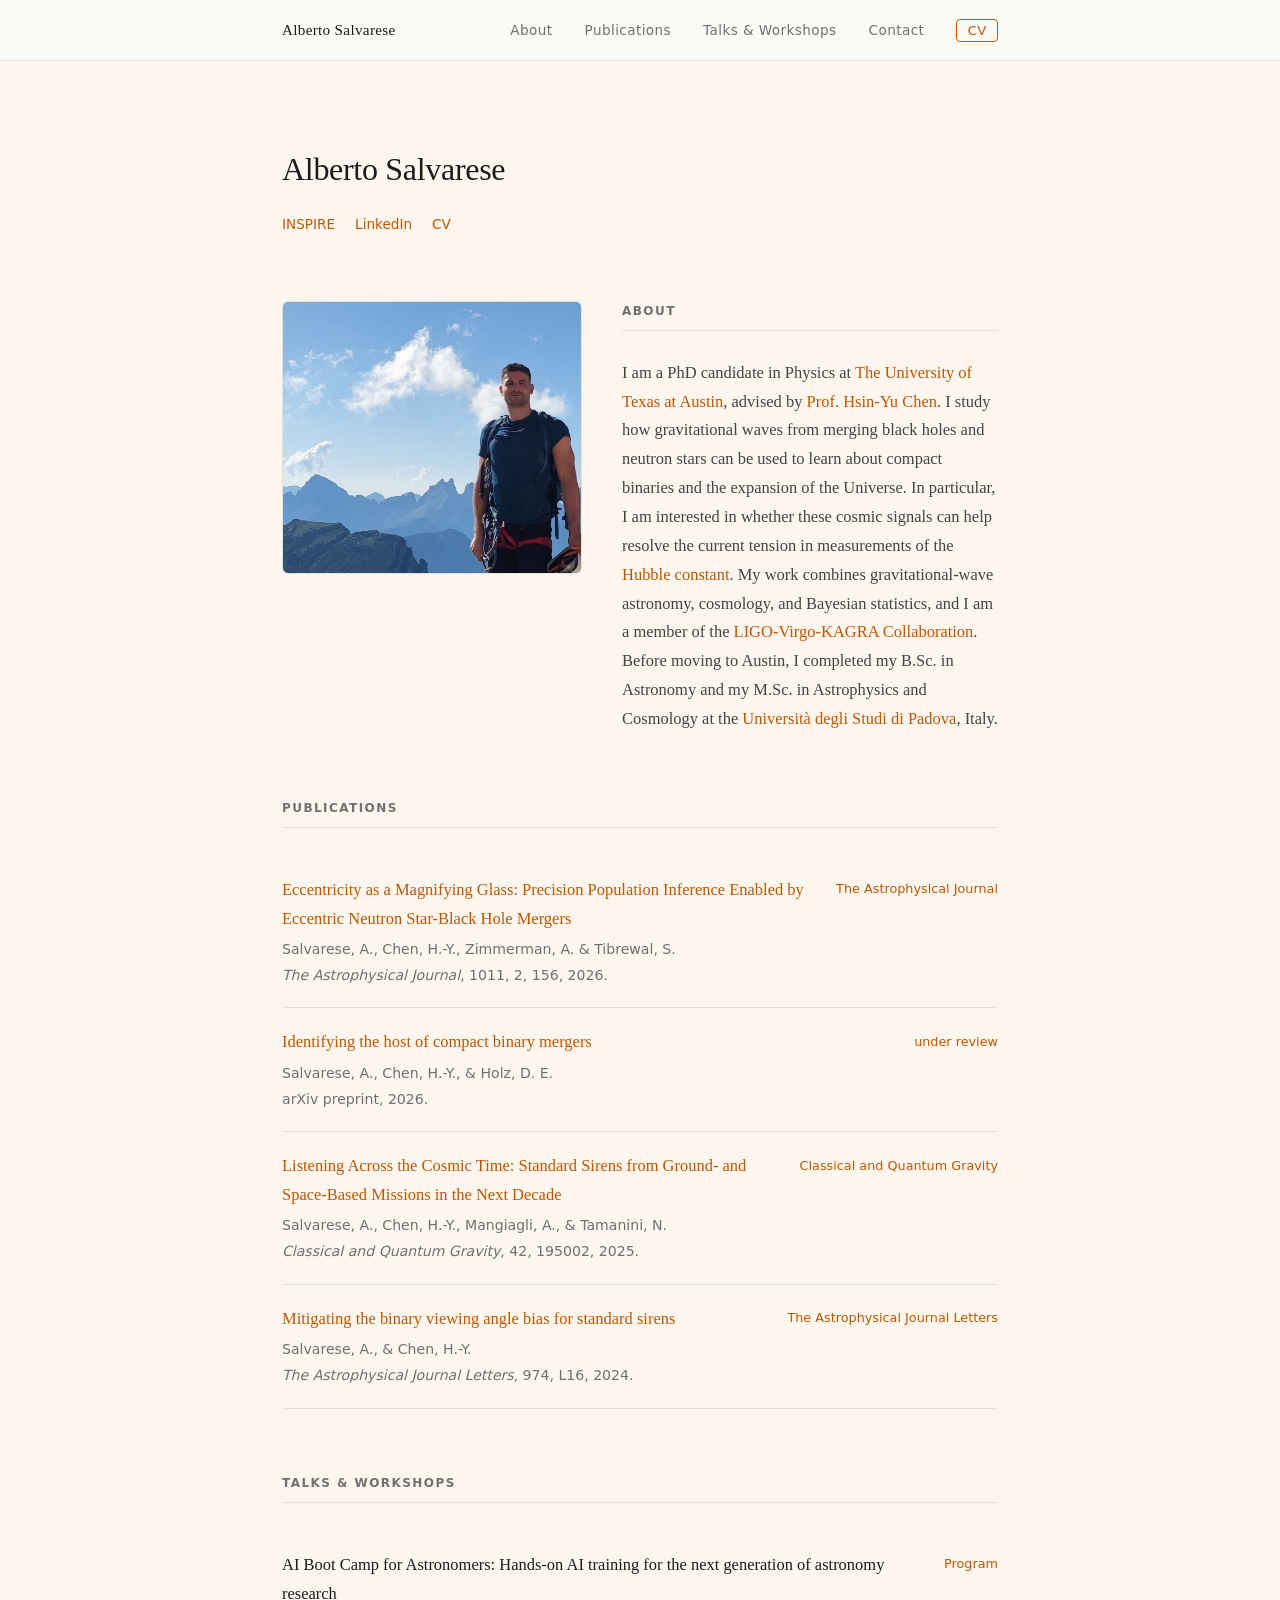
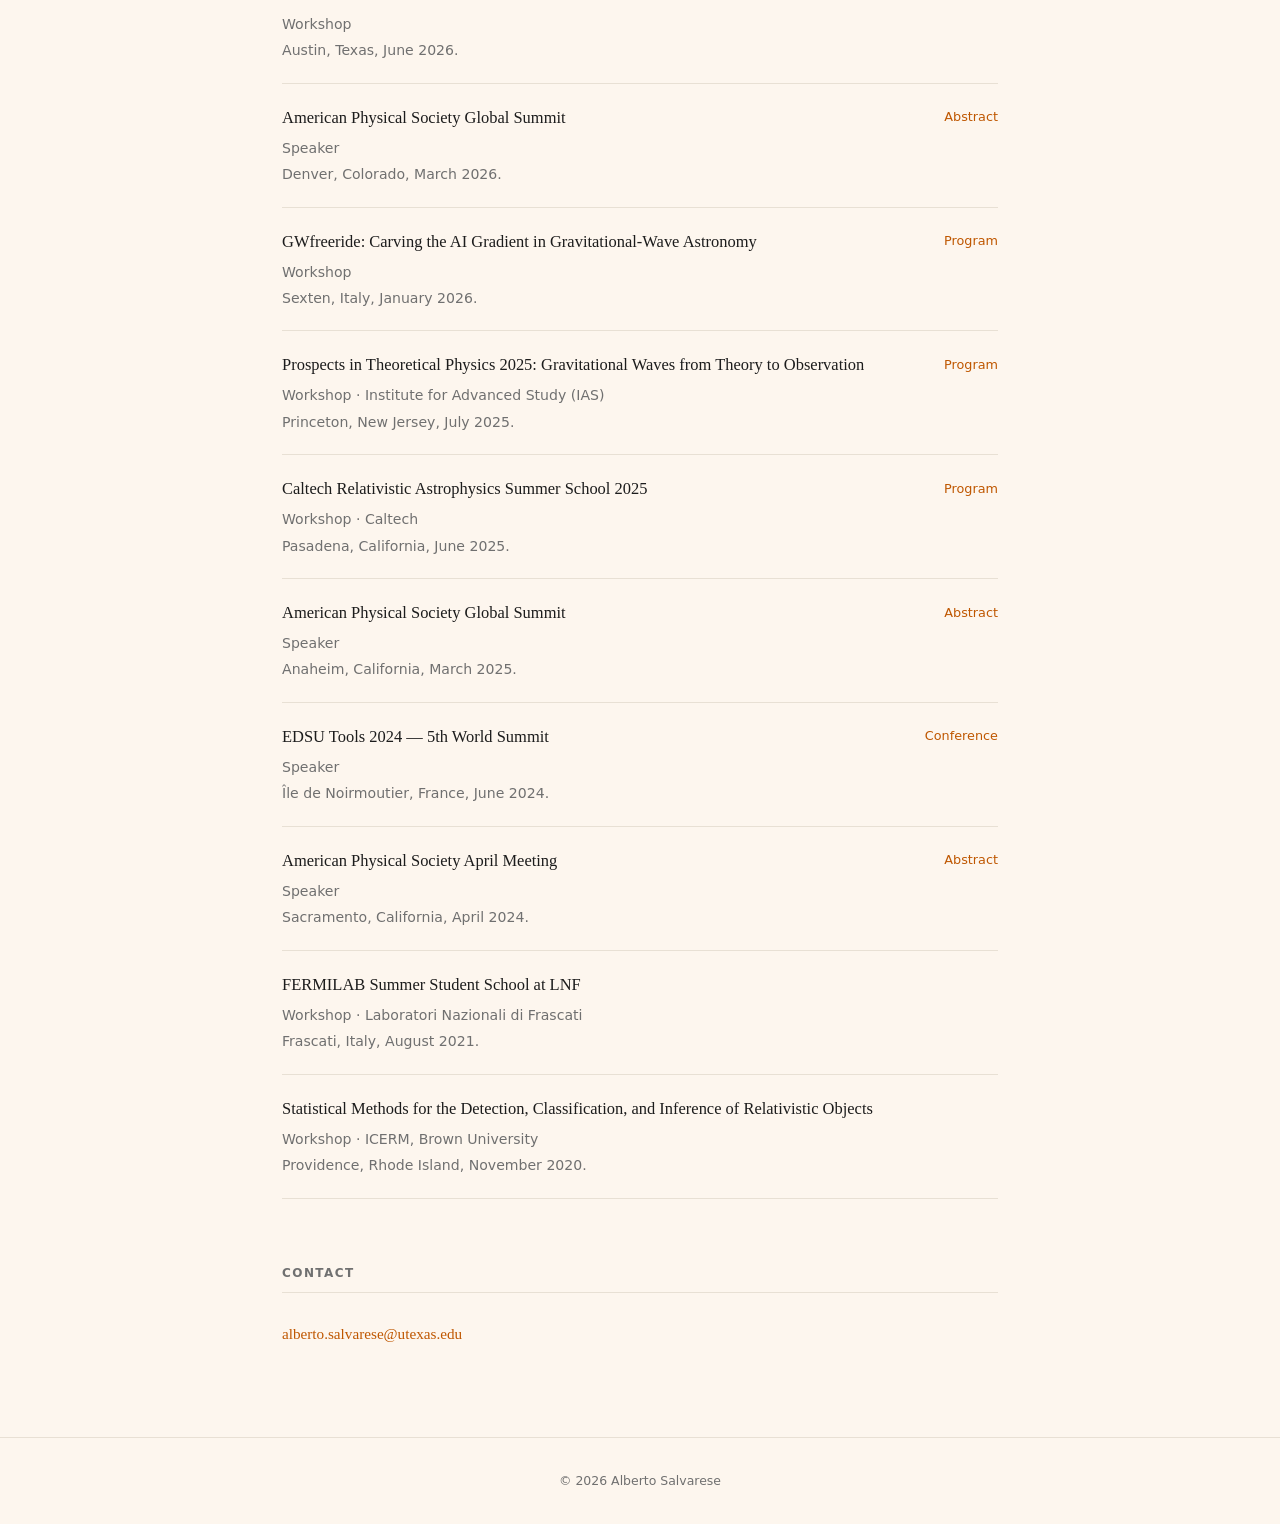
<file: index.html>
<!DOCTYPE html>
<html lang="en">
<head>
  <meta charset="UTF-8" />
  <meta name="viewport" content="width=device-width, initial-scale=1.0" />
  <title>Alberto Salvarese</title>
  <link rel="stylesheet" href="style.css" />
</head>
<body>

  <header>
    <nav>
      <span class="nav-name">Alberto Salvarese</span>
      <ul>
        <li><a href="#about">About</a></li>
        <li><a href="#publications">Publications</a></li>
        <li><a href="#workshops">Talks & Workshops</a></li>
        <li><a href="#contact">Contact</a></li>
        <li><a class="nav-cv" href="cv.html">CV</a></li>
      </ul>
    </nav>
  </header>

  <section class="hero">
    <div class="hero-text">
      <h1>Alberto Salvarese</h1>
      <p class="affiliation"><!-- e.g. PhD Candidate · Department of Astronomy · The University of Texas at Austin --></p>
      <div class="hero-links">
        <a href="https://inspirehep.net/authors/2799282?ui-citation-summary=true" target="_blank">INSPIRE</a>
        <a href="https://www.linkedin.com/in/alberto-salvarese-246978221/" target="_blank">LinkedIn</a>
        <a href="cv.html">CV</a>
        <!-- Update the INSPIRE link with your personal author ID once confirmed -->
      </div>
    </div>
  </section>

  <main>

    <section id="about">
      <div class="about-content">
      <div class="about-photo">
        <img src="mountain_pic.jpg" alt="hiking_in_Pelmo" width="1062" height="967" />
      </div>
      <div class="about-text">
        <h2>About</h2>
        <p>I am a PhD candidate in Physics at <a href="https://physics.utexas.edu/" target="_blank">The University of Texas at Austin</a>, advised by <a href="https://hsinyuc.github.io/" target="_blank">Prof. Hsin-Yu Chen</a>. I study how gravitational waves from merging black holes and neutron stars can be used to learn about compact binaries and the expansion of the Universe. In particular, I am interested in whether these cosmic signals can help resolve the current tension in measurements of the <a href="https://science.nasa.gov/mission/hubble/science/science-behind-the-discoveries/hubble-constant-and-tension/" target="_blank">Hubble constant</a>. My work combines gravitational-wave astronomy, cosmology, and Bayesian statistics, and I am a member of the <a href="https://www.ligo.org/" target="_blank">LIGO-Virgo-KAGRA Collaboration</a>. Before moving to Austin, I completed my B.Sc. in Astronomy and my M.Sc. in Astrophysics and Cosmology at the <a href="https://www.unipd.it/en/dfa" target="_blank">Università degli Studi di Padova</a>, Italy.</p>
      </div>
      </div>
    </section>

    <section id="publications">
      <h2>Publications</h2>
      <ul class="pub-list">

        <li>
          <div class="pub-body">
            <p class="pub-title"><a href="papers/eccentric-mergers.html">Eccentricity as a Magnifying Glass: Precision Population Inference Enabled by Eccentric Neutron Star-Black Hole Mergers</a></p>
            <p class="pub-authors">Salvarese, A., Chen, H.-Y., Zimmerman, A. &amp; Tibrewal, S.</p>
            <p class="pub-venue"><em>The Astrophysical Journal</em>, 1011, 2, 156, 2026.</p>
          </div>
          <div class="pub-links">
            <a href="https://iopscience.iop.org/article/10.3847/1538-4357/aeab8b" target="_blank">The Astrophysical Journal</a>
          </div>
        </li>

        <li>
          <div class="pub-body">
            <p class="pub-title"><a href="papers/merger-host-galaxies.html">Identifying the host of compact binary mergers</a></p>
            <p class="pub-authors">Salvarese, A., Chen, H.-Y., &amp; Holz, D. E.</p>
            <p class="pub-venue">arXiv preprint, 2026.</p>
          </div>
          <div class="pub-links">
            <a href="https://arxiv.org/abs/2604.28132" target="_blank">under review</a>
          </div>
        </li>

        <li>
          <div class="pub-body">
            <p class="pub-title"><a href="papers/standard-sirens.html">Listening Across the Cosmic Time: Standard Sirens from Ground- and Space-Based Missions in the Next Decade</a></p>
            <p class="pub-authors">Salvarese, A., Chen, H.-Y., Mangiagli, A., &amp; Tamanini, N.</p>
            <p class="pub-venue"><em>Classical and Quantum Gravity</em>, 42, 195002, 2025.</p>
          </div>
          <div class="pub-links">
            <a href="https://doi.org/10.1088/1361-6382/ae05ab" target="_blank">Classical and Quantum Gravity</a>
          </div>
        </li>

        <li>
          <div class="pub-body">
            <p class="pub-title"><a href="papers/viewing-angle-bias.html">Mitigating the binary viewing angle bias for standard sirens</a></p>
            <p class="pub-authors">Salvarese, A., &amp; Chen, H.-Y.</p>
            <p class="pub-venue"><em>The Astrophysical Journal Letters</em>, 974, L16, 2024.</p>
          </div>
          <div class="pub-links">
            <a href="https://doi.org/10.3847/2041-8213/ad7bbc" target="_blank">The Astrophysical Journal Letters</a>
          </div>
        </li>

      </ul>
    </section>

    <section id="workshops">
      <h2>Talks &amp; Workshops</h2>
      <ul class="pub-list">

        <li>
          <div class="pub-body">
            <p class="pub-title">AI Boot Camp for Astronomers: Hands-on AI training for the next generation of astronomy research</p>
            <p class="pub-authors">Workshop</p>
            <p class="pub-venue">Austin, Texas, June 2026.</p>
          </div>
          <div class="pub-links">
            <a href="https://cosmicai.org/astroai-boot-camp" target="_blank">Program</a>
          </div>
        </li>

        <li>
          <div class="pub-body">
            <p class="pub-title">American Physical Society Global Summit</p>
            <p class="pub-authors">Speaker</p>
            <p class="pub-venue">Denver, Colorado, March 2026.</p>
          </div>
          <div class="pub-links">
            <a href="https://summit.aps.org/smt/2026/events/APR-R85" target="_blank">Abstract</a>
          </div>
        </li>

        <li>
          <div class="pub-body">
            <p class="pub-title">GWfreeride: Carving the AI Gradient in Gravitational-Wave Astronomy</p>
            <p class="pub-authors">Workshop</p>
            <p class="pub-venue">Sexten, Italy, January 2026.</p>
          </div>
          <div class="pub-links">
            <a href="https://sites.google.com/unimib.it/gwfreeride/" target="_blank">Program</a>
          </div>
        </li>

        <li>
          <div class="pub-body">
            <p class="pub-title">Prospects in Theoretical Physics 2025: Gravitational Waves from Theory to Observation</p>
            <p class="pub-authors">Workshop · Institute for Advanced Study (IAS)</p>
            <p class="pub-venue">Princeton, New Jersey, July 2025.</p>
          </div>
          <div class="pub-links">
            <a href="https://www.ias.edu/pitp-2025-details" target="_blank">Program</a>
          </div>
        </li>

        <li>
          <div class="pub-body">
            <p class="pub-title">Caltech Relativistic Astrophysics Summer School 2025</p>
            <p class="pub-authors">Workshop · Caltech</p>
            <p class="pub-venue">Pasadena, California, June 2025.</p>
          </div>
          <div class="pub-links">
            <a href="https://relastro-school-2025.caltech.edu/" target="_blank">Program</a>
          </div>
        </li>

        <li>
          <div class="pub-body">
            <p class="pub-title">American Physical Society Global Summit</p>
            <p class="pub-authors">Speaker</p>
            <p class="pub-venue">Anaheim, California, March 2025.</p>
          </div>
          <div class="pub-links">
            <a href="https://meetings-archive.aps.org/smt/2025/apr-d20/1/" target="_blank">Abstract</a>
          </div>
        </li>

        <li>
          <div class="pub-body">
            <p class="pub-title">EDSU Tools 2024 — 5th World Summit</p>
            <p class="pub-authors">Speaker</p>
            <p class="pub-venue">Île de Noirmoutier, France, June 2024.</p>
          </div>
          <div class="pub-links">
            <a href="https://indico.cern.ch/event/1267450/overview" target="_blank">Conference</a>
          </div>
        </li>

        <li>
          <div class="pub-body">
            <p class="pub-title">American Physical Society April Meeting</p>
            <p class="pub-authors">Speaker</p>
            <p class="pub-venue">Sacramento, California, April 2024.</p>
          </div>
          <div class="pub-links">
            <a href="https://meetings.aps.org/Meeting/APR24/Session/S13.1" target="_blank">Abstract</a>
          </div>
        </li>

        <li>
          <div class="pub-body">
            <p class="pub-title">FERMILAB Summer Student School at LNF</p>
            <p class="pub-authors">Workshop · Laboratori Nazionali di Frascati</p>
            <p class="pub-venue">Frascati, Italy, August 2021.</p>
          </div>
        </li>

        <li>
          <div class="pub-body">
            <p class="pub-title">Statistical Methods for the Detection, Classification, and Inference of Relativistic Objects</p>
            <p class="pub-authors">Workshop · ICERM, Brown University</p>
            <p class="pub-venue">Providence, Rhode Island, November 2020.</p>
          </div>
        </li>

      </ul>
    </section>

    <section id="contact">
      <h2>Contact</h2>
      <p><a href="mailto:alberto.salvarese@utexas.edu">alberto.salvarese@utexas.edu</a></p>
    </section>

  </main>

  <footer>
    <p>&copy; 2026 Alberto Salvarese</p>
  </footer>

</body>
</html>
</file>
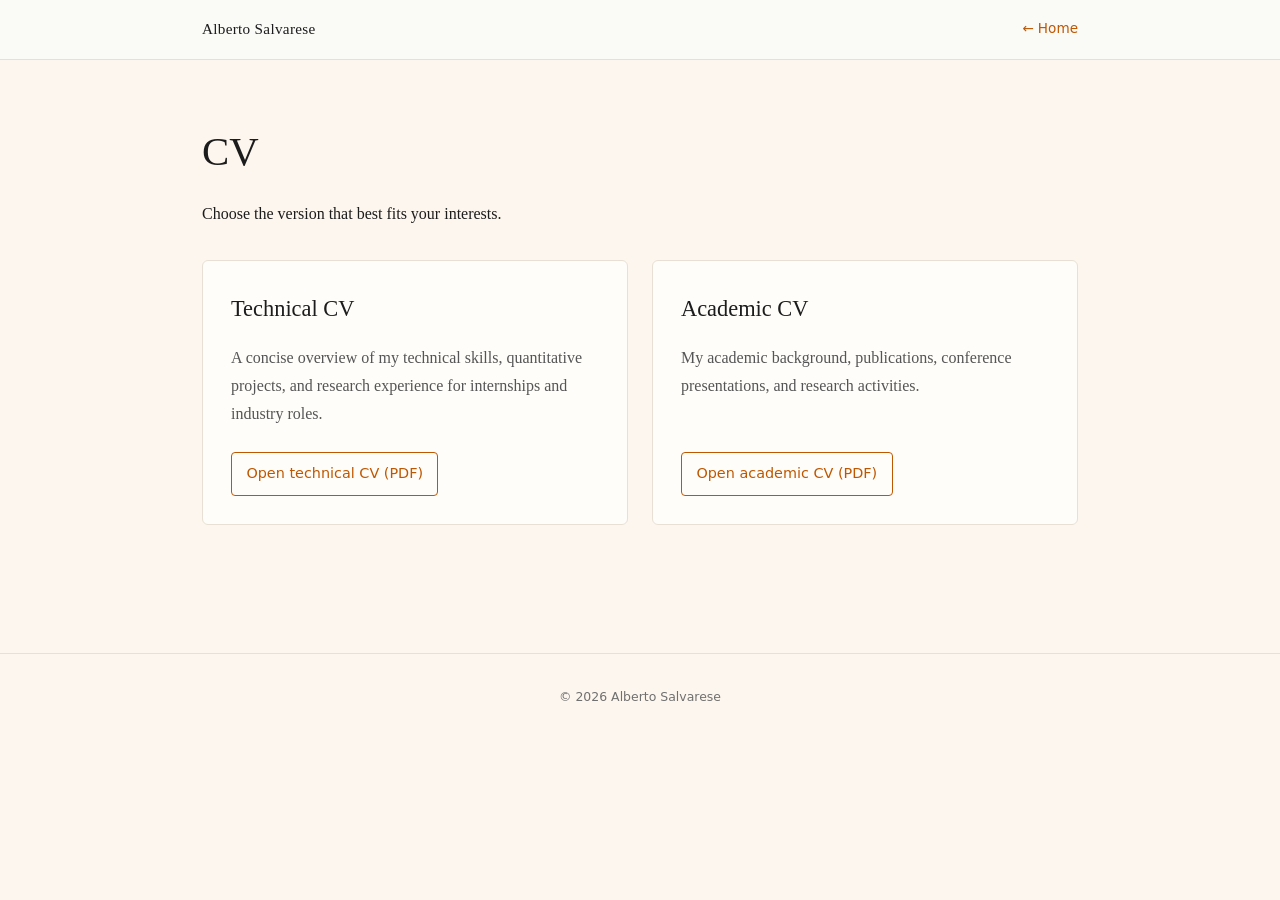
<file: cv.html>
<!DOCTYPE html>
<html lang="en">
<head>
  <meta charset="UTF-8">
  <meta name="viewport" content="width=device-width, initial-scale=1">
  <meta name="description" content="Download Alberto Salvarese’s technical or academic CV.">
  <title>CV | Alberto Salvarese</title>
  <link rel="stylesheet" href="style.css">
  <link rel="stylesheet" href="papers.css">
  <style>
    .cv-options { display: grid; grid-template-columns: repeat(2, minmax(0, 1fr)); gap: 1.5rem; margin: 2rem 0 3rem; }
    .cv-option { display: flex; flex-direction: column; padding: 1.75rem; border: 1px solid var(--border); border-radius: 6px; background: var(--surface); }
    .cv-option h2 { font-family: Georgia, serif; font-size: 1.4rem; font-weight: normal; text-transform: none; letter-spacing: normal; color: var(--text); border: 0; padding: 0; }
    .cv-option p { color: #555; margin-bottom: 1.5rem; }
    .cv-option a { align-self: flex-start; margin-top: auto; padding: .5rem .9rem; border: 1px solid var(--accent); border-radius: 4px; font-family: system-ui, sans-serif; font-size: .9rem; }
    .cv-option a:hover { background: var(--accent); color: white; text-decoration: none; }
    @media (max-width: 600px) { .cv-options { grid-template-columns: 1fr; } }
  </style>
</head>
<body class="paper-page">
  <a class="skip-link" href="#main">Skip to main content</a>
  <header><nav aria-label="Primary navigation"><a class="nav-name" href="index.html">Alberto Salvarese</a><a class="back-link" href="index.html">&larr; Home</a></nav></header>
  <main id="main">
    <div class="paper-heading"><h1>CV</h1><p>Choose the version that best fits your interests.</p></div>
    <div class="cv-options">
      <article class="cv-option"><h2>Technical CV</h2><p>A concise overview of my technical skills, quantitative projects, and research experience for internships and industry roles.</p><a href="resume.pdf" target="_blank" rel="noopener">Open technical CV (PDF)</a></article>
      <article class="cv-option"><h2>Academic CV</h2><p>My academic background, publications, conference presentations, and research activities.</p><a href="cv.pdf" target="_blank" rel="noopener">Open academic CV (PDF)</a></article>
    </div>
  </main>
  <footer><p>&copy; 2026 Alberto Salvarese</p></footer>
</body>
</html>
</file>
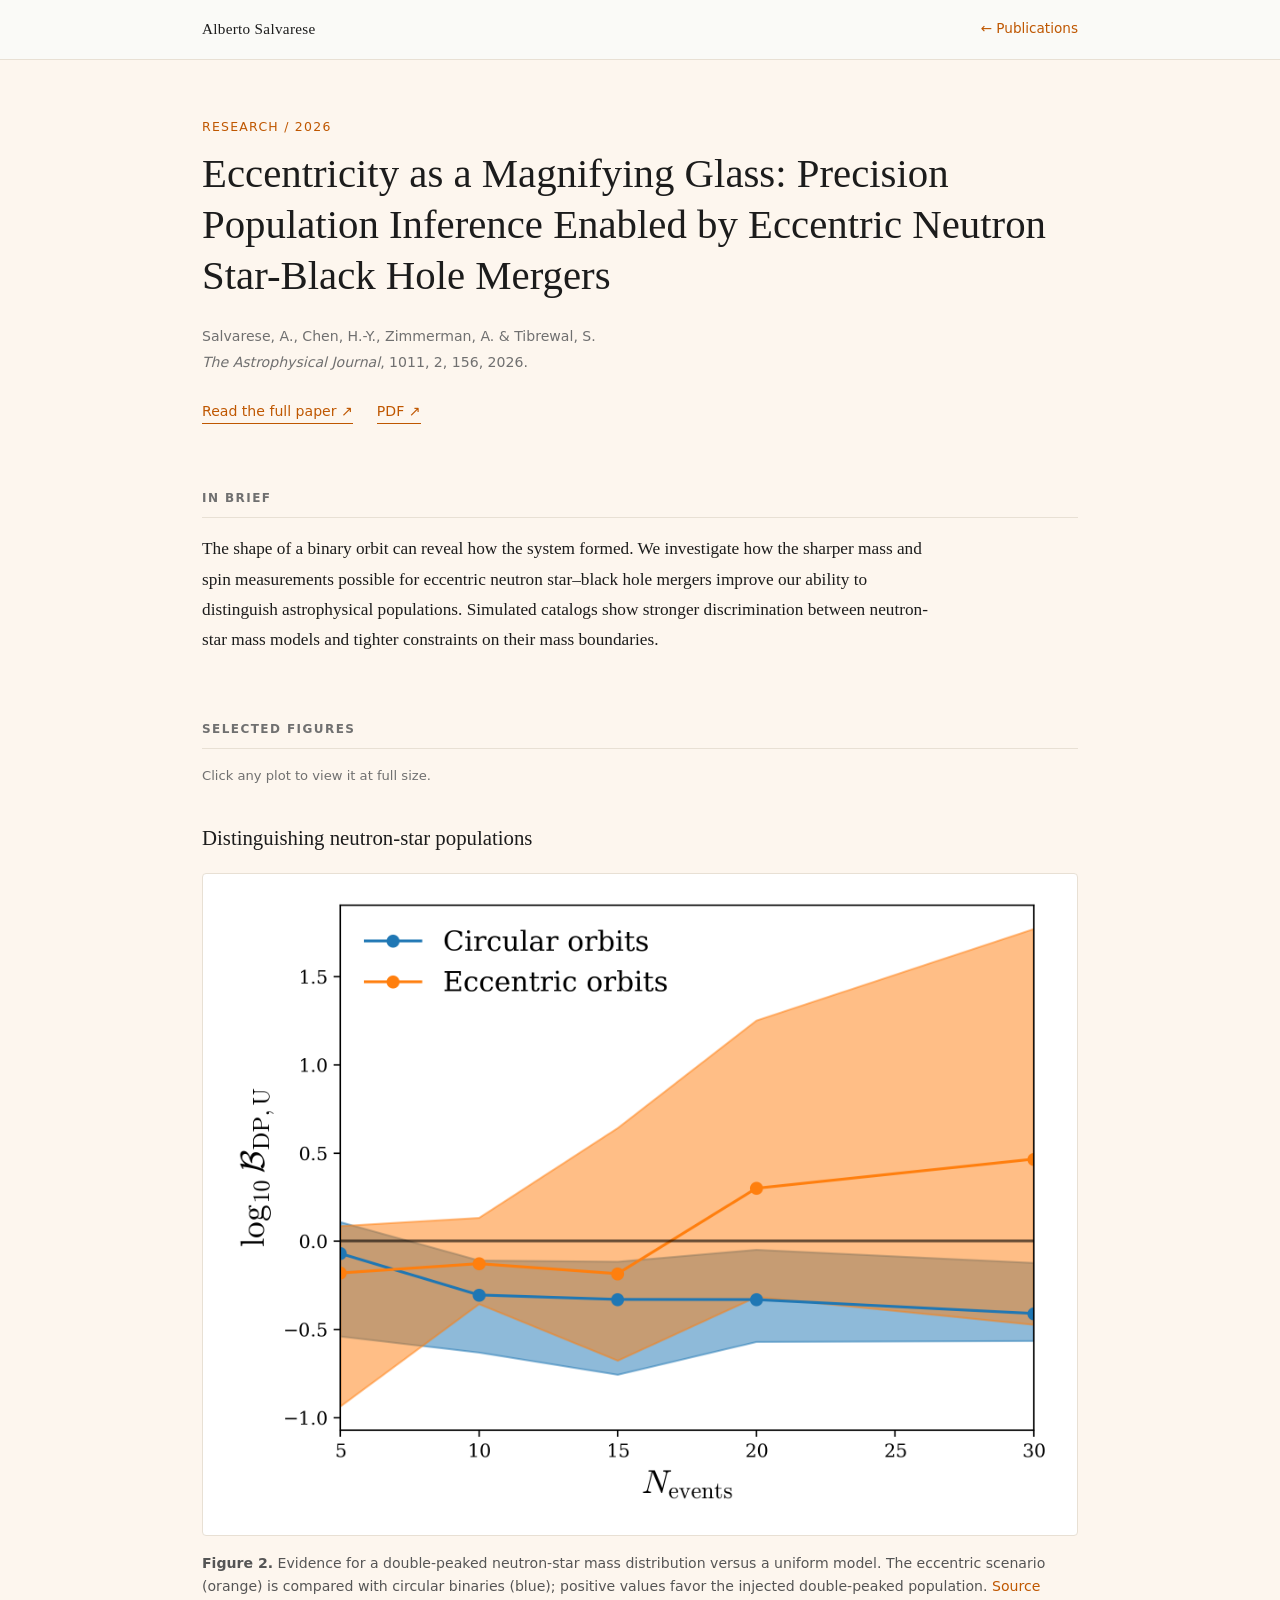
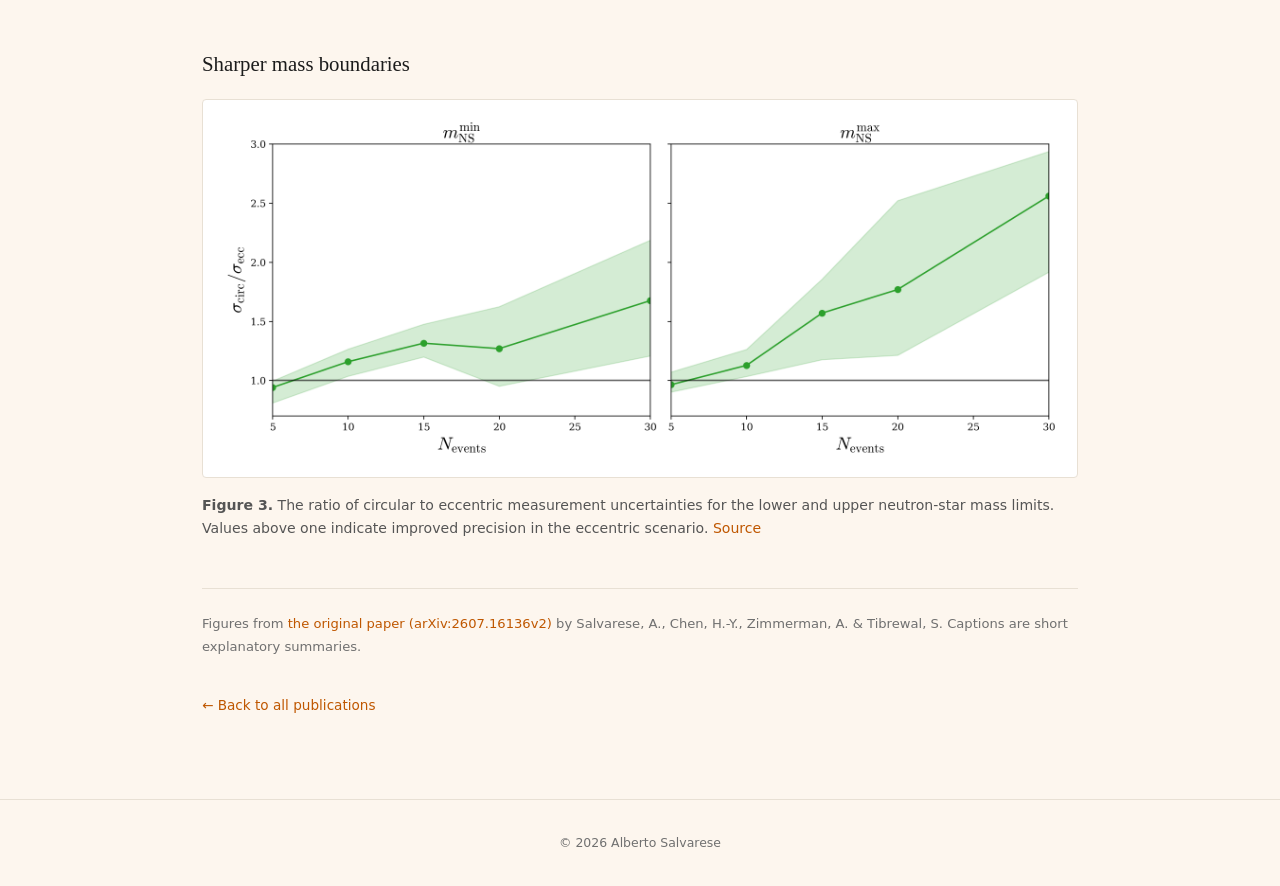
<file: papers/eccentric-mergers.html>
<!DOCTYPE html>
<html lang="en">
<head><meta charset="UTF-8"><meta name="viewport" content="width=device-width, initial-scale=1"><meta name="description" content="The shape of a binary orbit can reveal how the system formed. We investigate how the sharper mass and spin measurements possible for eccentric neutron star–black hole mergers improve our ability to distinguish astrophysical populations. Simulated catalogs show stronger discrimination between neutron-star mass models and tighter constraints on their mass boundaries."><title>Eccentricity as a Magnifying Glass: Precision Population Inference Enabled by Eccentric Neutron Star-Black Hole Mergers | Alberto Salvarese</title><link rel="stylesheet" href="../style.css"><link rel="stylesheet" href="../papers.css"></head>
<body class="paper-page"><a class="skip-link" href="#main">Skip to main content</a>
<header><nav aria-label="Primary navigation"><a class="nav-name" href="../index.html">Alberto Salvarese</a><a class="back-link" href="../index.html#publications">&larr; Publications</a></nav></header>
<main id="main"><article><div class="paper-heading"><p class="paper-label">Research / 2026</p><h1>Eccentricity as a Magnifying Glass: Precision Population Inference Enabled by Eccentric Neutron Star-Black Hole Mergers</h1><p class="pub-authors">Salvarese, A., Chen, H.-Y., Zimmerman, A. &amp; Tibrewal, S.</p><p class="pub-venue"><em>The Astrophysical Journal</em>, 1011, 2, 156, 2026.</p><div class="paper-actions"><a href="https://iopscience.iop.org/article/10.3847/1538-4357/aeab8b" target="_blank" rel="noopener">Read the full paper &nearr;</a><a href="https://iopscience.iop.org/article/10.3847/1538-4357/aeab8b/pdf" target="_blank" rel="noopener">PDF &nearr;</a></div></div>
<section class="paper-summary" aria-labelledby="overview"><h2 id="overview">In brief</h2><p>The shape of a binary orbit can reveal how the system formed. We investigate how the sharper mass and spin measurements possible for eccentric neutron star–black hole mergers improve our ability to distinguish astrophysical populations. Simulated catalogs show stronger discrimination between neutron-star mass models and tighter constraints on their mass boundaries.</p></section>
<section aria-labelledby="figures"><h2 id="figures">Selected figures</h2><p class="figure-hint">Click any plot to view it at full size.</p><figure><h3>Distinguishing neutron-star populations</h3><a class="figure-image" href="images/eccentric-mergers/Bayes_factor_changed_prior.png" target="_blank" rel="noopener" aria-label="Open full-size plot: Distinguishing neutron-star populations"><img src="images/eccentric-mergers/Bayes_factor_changed_prior.png" alt="Evidence for a double-peaked neutron-star mass distribution versus a uniform model. The eccentric scenario (orange) is compared with circular binaries (blue); positive values favor the injected double-peaked population." loading="lazy" decoding="async"></a><figcaption><strong>Figure 2.</strong> Evidence for a double-peaked neutron-star mass distribution versus a uniform model. The eccentric scenario (orange) is compared with circular binaries (blue); positive values favor the injected double-peaked population. <a href="https://arxiv.org/html/2607.16136v2#S4.F2">Source</a></figcaption></figure><figure><h3>Sharper mass boundaries</h3><a class="figure-image" href="images/eccentric-mergers/Hyperparameters_comparison_changed_prior.png" target="_blank" rel="noopener" aria-label="Open full-size plot: Sharper mass boundaries"><img src="images/eccentric-mergers/Hyperparameters_comparison_changed_prior.png" alt="The ratio of circular to eccentric measurement uncertainties for the lower and upper neutron-star mass limits. Values above one indicate improved precision in the eccentric scenario." loading="lazy" decoding="async"></a><figcaption><strong>Figure 3.</strong> The ratio of circular to eccentric measurement uncertainties for the lower and upper neutron-star mass limits. Values above one indicate improved precision in the eccentric scenario. <a href="https://arxiv.org/html/2607.16136v2#S4.F3">Source</a></figcaption></figure></section>
<p class="paper-credit">Figures from <a href="https://iopscience.iop.org/article/10.3847/1538-4357/aeab8b">the original paper (arXiv:2607.16136v2)</a> by Salvarese, A., Chen, H.-Y., Zimmerman, A. &amp; Tibrewal, S. Captions are short explanatory summaries.</p>
<a class="back-link" href="../index.html#publications">&larr; Back to all publications</a></article></main><footer><p>&copy; 2026 Alberto Salvarese</p></footer></body></html>
</file>
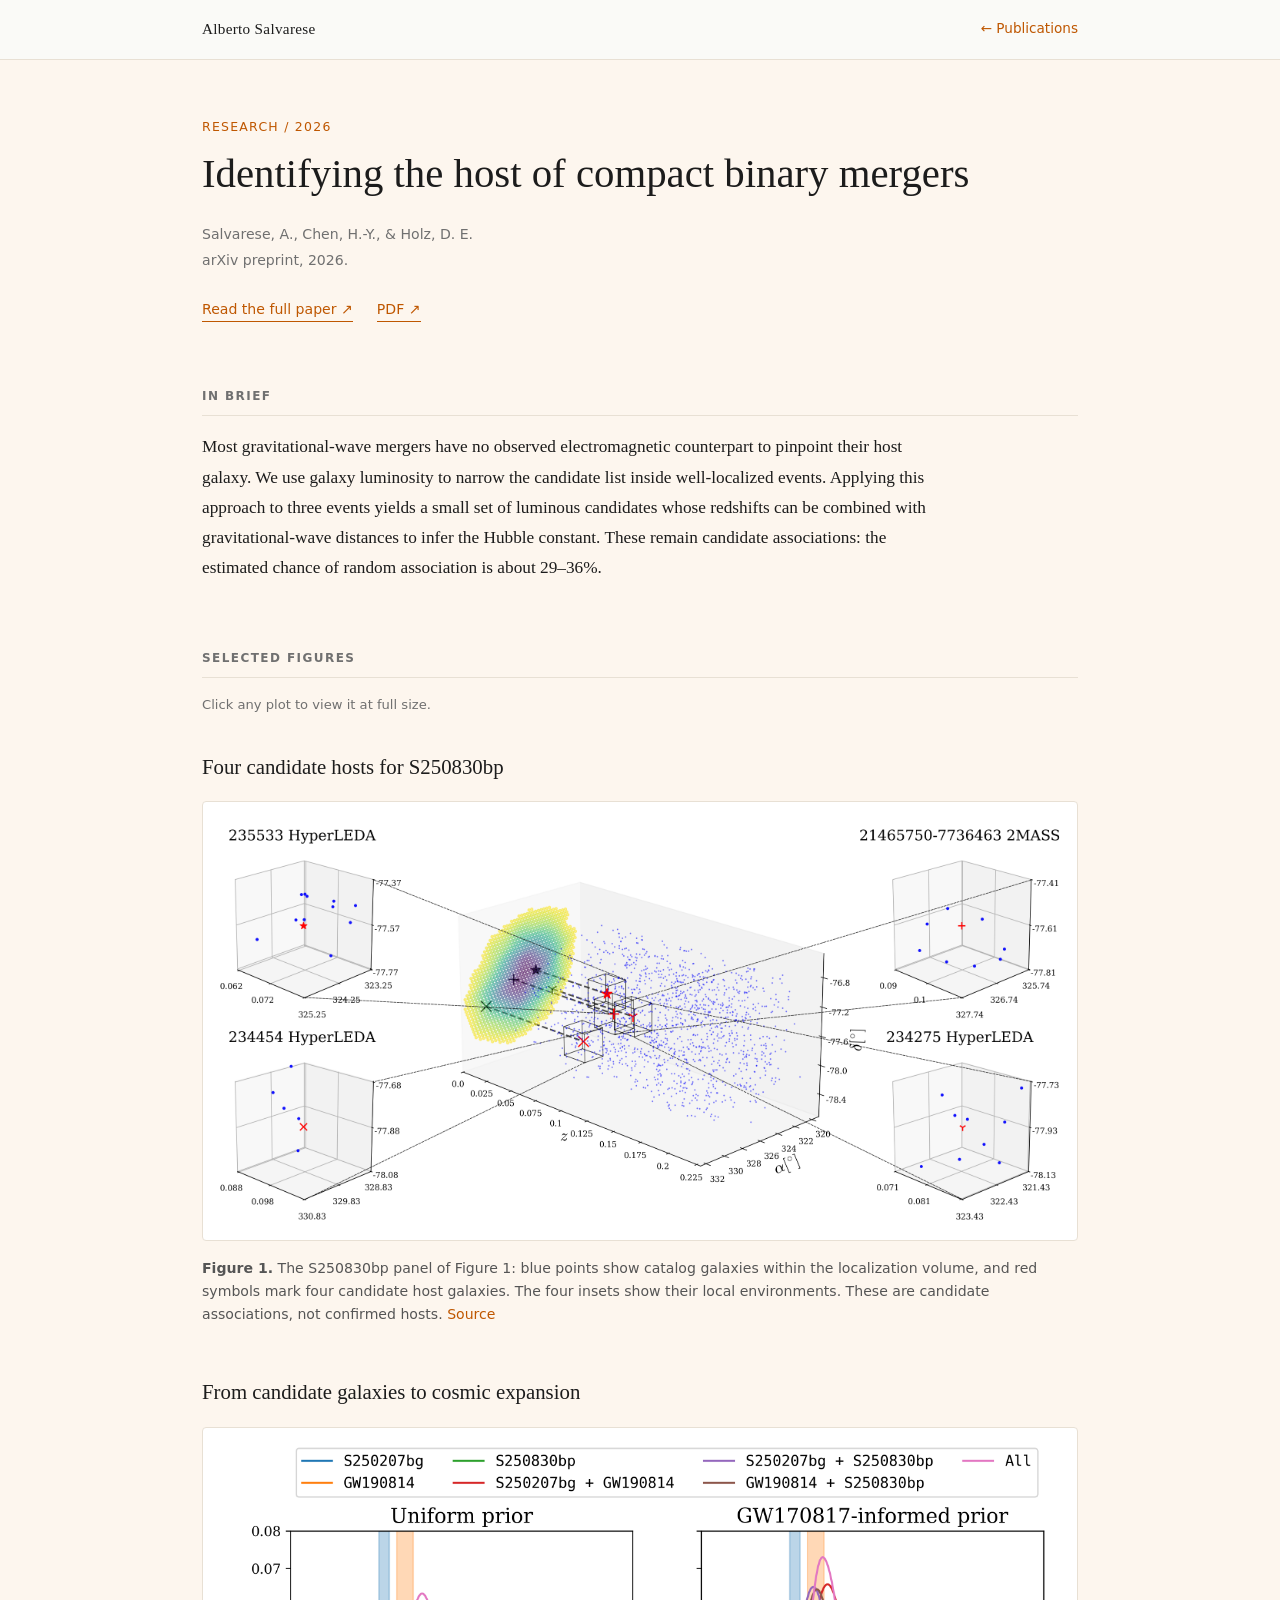
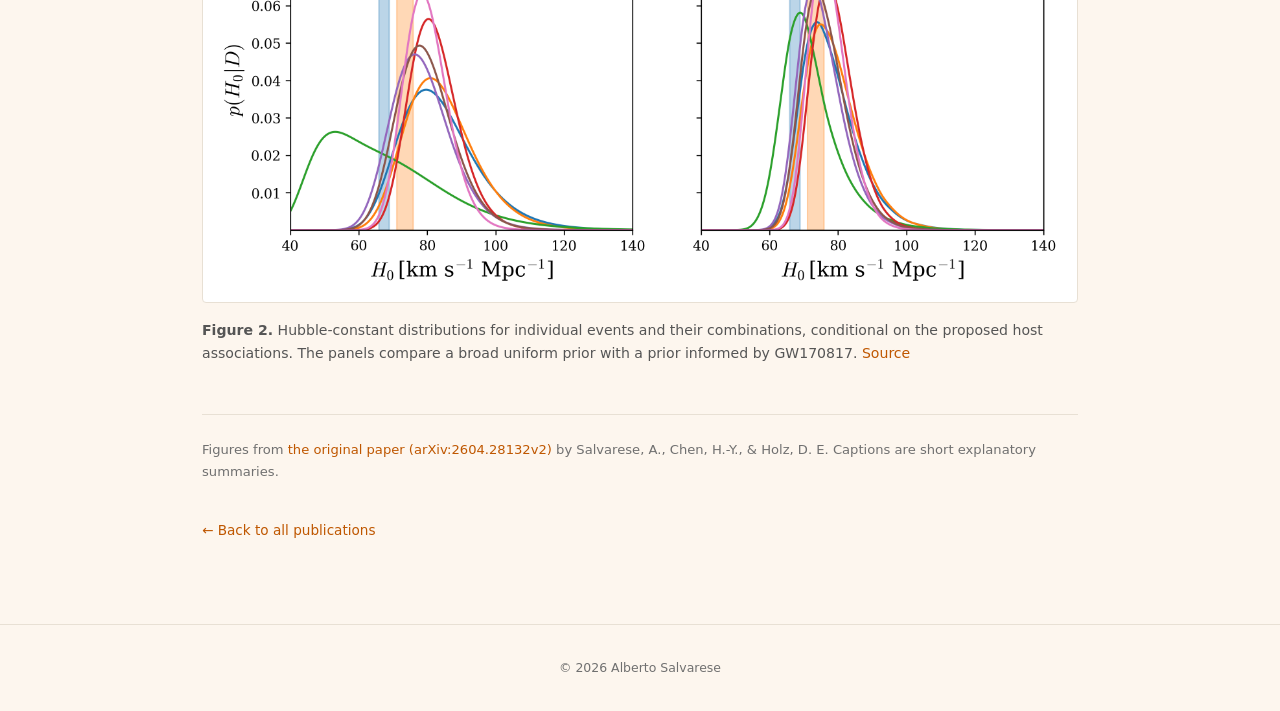
<file: papers/merger-host-galaxies.html>
<!DOCTYPE html>
<html lang="en">
<head><meta charset="UTF-8"><meta name="viewport" content="width=device-width, initial-scale=1"><meta name="description" content="Most gravitational-wave mergers have no observed electromagnetic counterpart to pinpoint their host galaxy. We use galaxy luminosity to narrow the candidate list inside well-localized events. Applying this approach to three events yields a small set of luminous candidates whose redshifts can be combined with gravitational-wave distances to infer the Hubble constant. These remain candidate associations: the estimated chance of random association is about 29–36%."><title>Identifying the host of compact binary mergers | Alberto Salvarese</title><link rel="stylesheet" href="../style.css"><link rel="stylesheet" href="../papers.css"></head>
<body class="paper-page"><a class="skip-link" href="#main">Skip to main content</a>
<header><nav aria-label="Primary navigation"><a class="nav-name" href="../index.html">Alberto Salvarese</a><a class="back-link" href="../index.html#publications">&larr; Publications</a></nav></header>
<main id="main"><article><div class="paper-heading"><p class="paper-label">Research / 2026</p><h1>Identifying the host of compact binary mergers</h1><p class="pub-authors">Salvarese, A., Chen, H.-Y., &amp; Holz, D. E.</p><p class="pub-venue">arXiv preprint, 2026.</p><div class="paper-actions"><a href="https://arxiv.org/abs/2604.28132" target="_blank" rel="noopener">Read the full paper &nearr;</a><a href="https://arxiv.org/pdf/2604.28132v2" target="_blank" rel="noopener">PDF &nearr;</a></div></div>
<section class="paper-summary" aria-labelledby="overview"><h2 id="overview">In brief</h2><p>Most gravitational-wave mergers have no observed electromagnetic counterpart to pinpoint their host galaxy. We use galaxy luminosity to narrow the candidate list inside well-localized events. Applying this approach to three events yields a small set of luminous candidates whose redshifts can be combined with gravitational-wave distances to infer the Hubble constant. These remain candidate associations: the estimated chance of random association is about 29–36%.</p></section>
<section aria-labelledby="figures"><h2 id="figures">Selected figures</h2><p class="figure-hint">Click any plot to view it at full size.</p><figure><h3>Four candidate hosts for S250830bp</h3><a class="figure-image" href="images/merger-host-galaxies/S250830bp_3D_hq.png" target="_blank" rel="noopener" aria-label="Open full-size plot: Four candidate hosts for S250830bp"><img src="images/merger-host-galaxies/S250830bp_3D_hq.png" alt="The S250830bp panel of Figure 1: blue points show catalog galaxies within the localization volume, and red symbols mark four candidate host galaxies. The four insets show their local environments. These are candidate associations, not confirmed hosts." loading="lazy" decoding="async"></a><figcaption><strong>Figure 1.</strong> The S250830bp panel of Figure 1: blue points show catalog galaxies within the localization volume, and red symbols mark four candidate host galaxies. The four insets show their local environments. These are candidate associations, not confirmed hosts. <a href="https://arxiv.org/html/2604.28132v2#S3.F1">Source</a></figcaption></figure><figure><h3>From candidate galaxies to cosmic expansion</h3><a class="figure-image" href="images/merger-host-galaxies/final_combined_H0_posterior_correct_bands_hq.png" target="_blank" rel="noopener" aria-label="Open full-size plot: From candidate galaxies to cosmic expansion"><img src="images/merger-host-galaxies/final_combined_H0_posterior_correct_bands_hq.png" alt="Hubble-constant distributions for individual events and their combinations, conditional on the proposed host associations. The panels compare a broad uniform prior with a prior informed by GW170817." loading="lazy" decoding="async"></a><figcaption><strong>Figure 2.</strong> Hubble-constant distributions for individual events and their combinations, conditional on the proposed host associations. The panels compare a broad uniform prior with a prior informed by GW170817. <a href="https://arxiv.org/html/2604.28132v2#S3.F2">Source</a></figcaption></figure></section>
<p class="paper-credit">Figures from <a href="https://arxiv.org/abs/2604.28132v2">the original paper (arXiv:2604.28132v2)</a> by Salvarese, A., Chen, H.-Y., &amp; Holz, D. E. Captions are short explanatory summaries.</p>
<a class="back-link" href="../index.html#publications">&larr; Back to all publications</a></article></main><footer><p>&copy; 2026 Alberto Salvarese</p></footer></body></html>
</file>
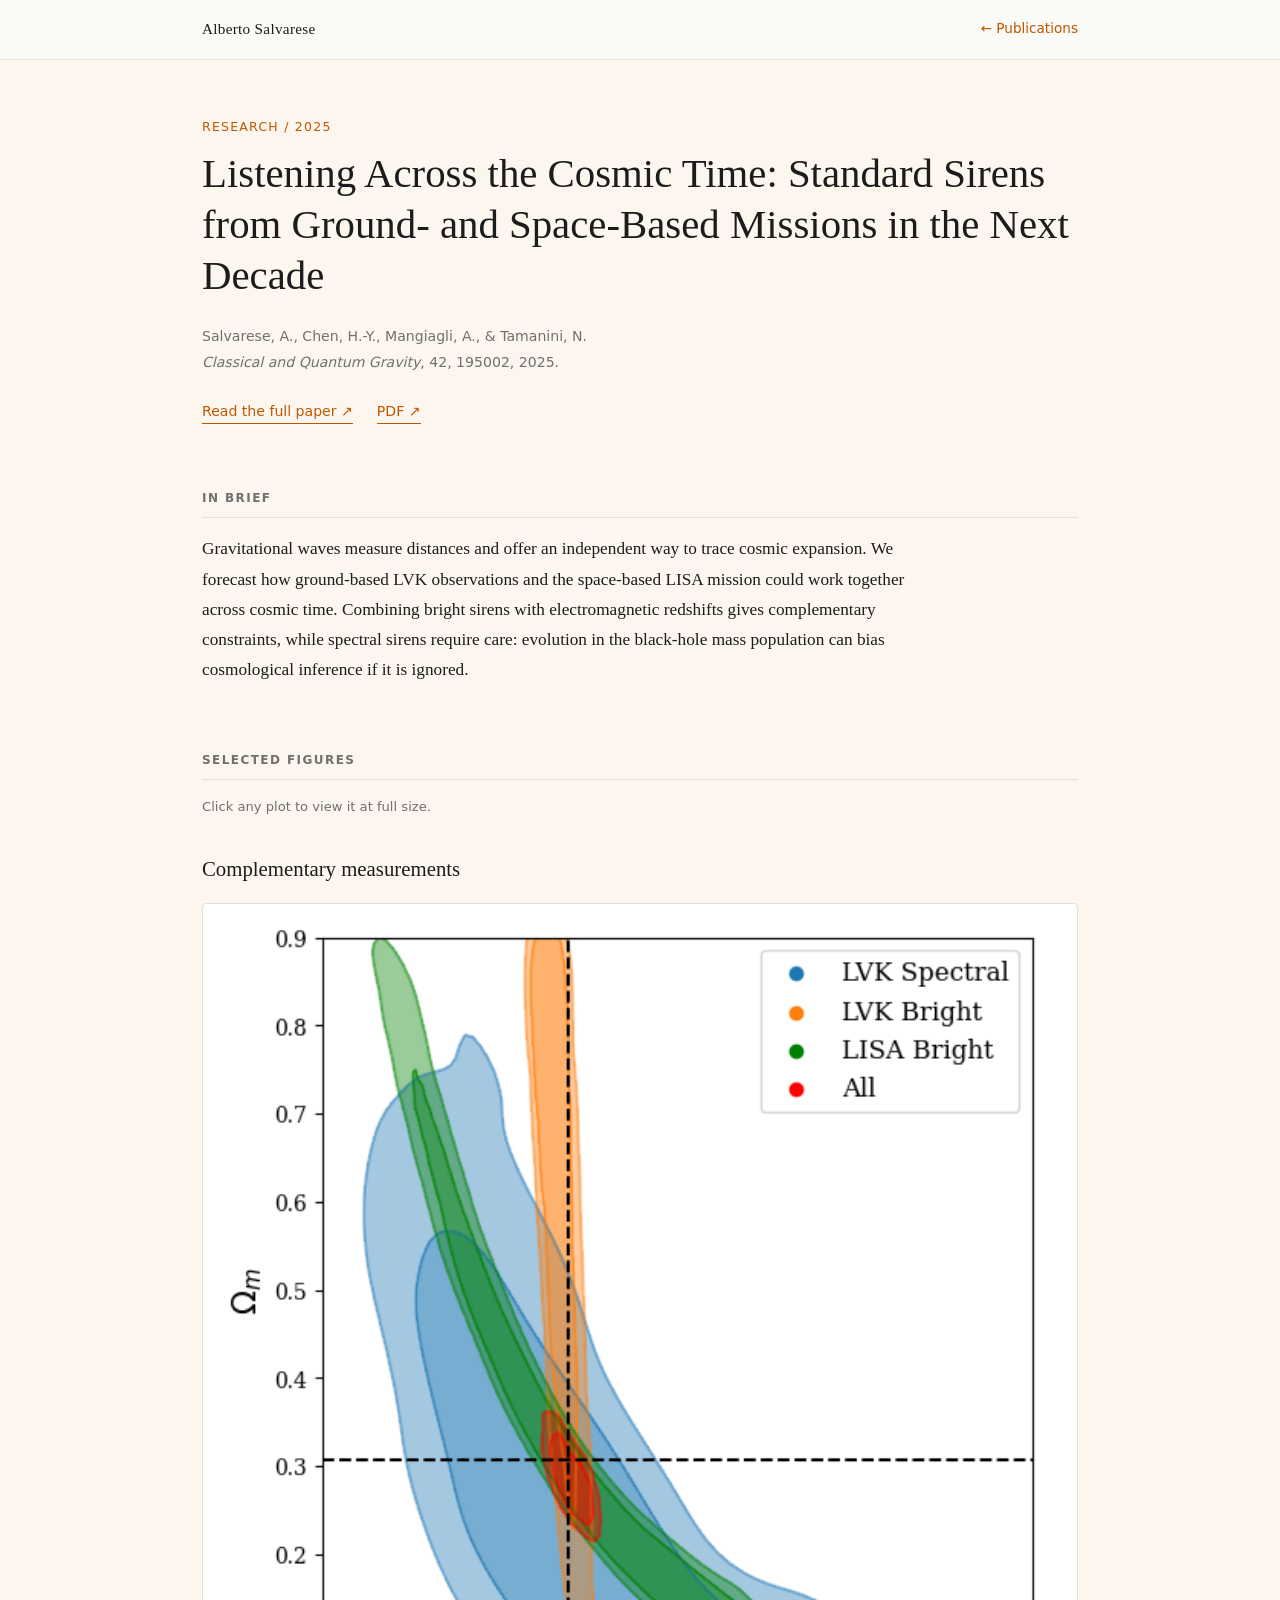
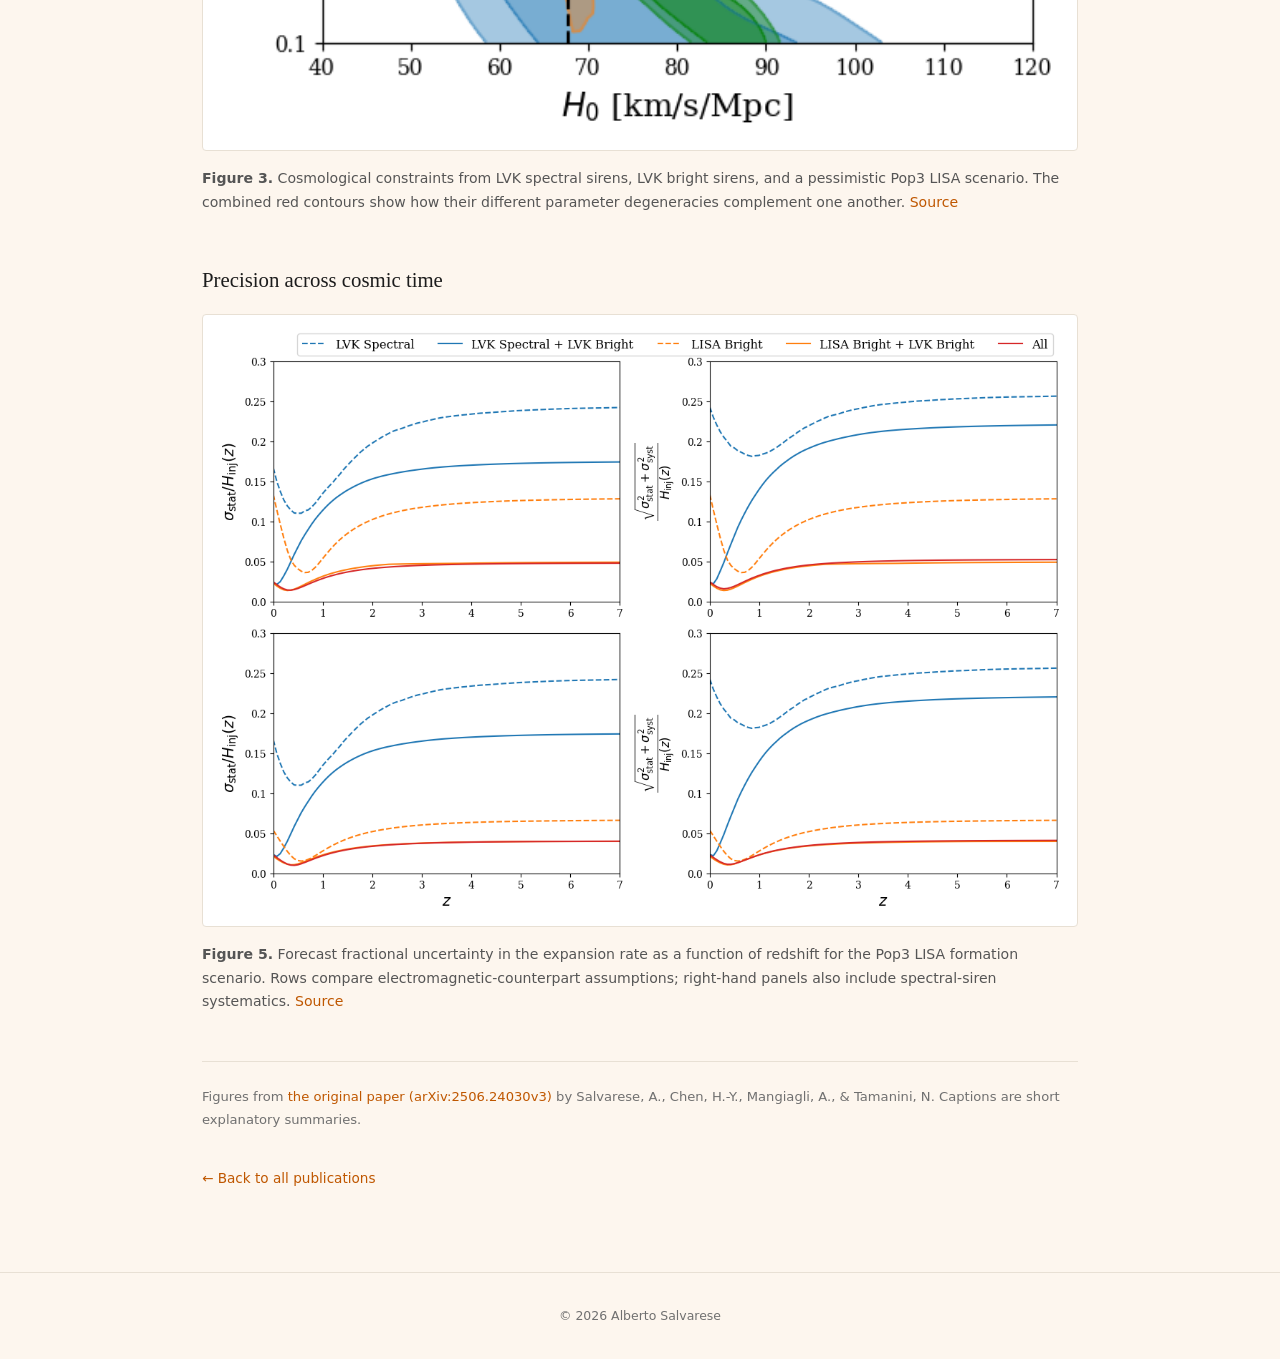
<file: papers/standard-sirens.html>
<!DOCTYPE html>
<html lang="en">
<head><meta charset="UTF-8"><meta name="viewport" content="width=device-width, initial-scale=1"><meta name="description" content="Gravitational waves measure distances and offer an independent way to trace cosmic expansion. We forecast how ground-based LVK observations and the space-based LISA mission could work together across cosmic time. Combining bright sirens with electromagnetic redshifts gives complementary constraints, while spectral sirens require care: evolution in the black-hole mass population can bias cosmological inference if it is ignored."><title>Listening Across the Cosmic Time: Standard Sirens from Ground- and Space-Based Missions in the Next Decade | Alberto Salvarese</title><link rel="stylesheet" href="../style.css"><link rel="stylesheet" href="../papers.css"></head>
<body class="paper-page"><a class="skip-link" href="#main">Skip to main content</a>
<header><nav aria-label="Primary navigation"><a class="nav-name" href="../index.html">Alberto Salvarese</a><a class="back-link" href="../index.html#publications">&larr; Publications</a></nav></header>
<main id="main"><article><div class="paper-heading"><p class="paper-label">Research / 2025</p><h1>Listening Across the Cosmic Time: Standard Sirens from Ground- and Space-Based Missions in the Next Decade</h1><p class="pub-authors">Salvarese, A., Chen, H.-Y., Mangiagli, A., &amp; Tamanini, N.</p><p class="pub-venue"><em>Classical and Quantum Gravity</em>, 42, 195002, 2025.</p><div class="paper-actions"><a href="https://doi.org/10.1088/1361-6382/ae05ab" target="_blank" rel="noopener">Read the full paper &nearr;</a><a href="https://arxiv.org/pdf/2506.24030v3" target="_blank" rel="noopener">PDF &nearr;</a></div></div>
<section class="paper-summary" aria-labelledby="overview"><h2 id="overview">In brief</h2><p>Gravitational waves measure distances and offer an independent way to trace cosmic expansion. We forecast how ground-based LVK observations and the space-based LISA mission could work together across cosmic time. Combining bright sirens with electromagnetic redshifts gives complementary constraints, while spectral sirens require care: evolution in the black-hole mass population can bias cosmological inference if it is ignored.</p></section>
<section aria-labelledby="figures"><h2 id="figures">Selected figures</h2><p class="figure-hint">Click any plot to view it at full size.</p><figure><h3>Complementary measurements</h3><a class="figure-image" href="images/standard-sirens/example_combined_posteriors.png" target="_blank" rel="noopener" aria-label="Open full-size plot: Complementary measurements"><img src="images/standard-sirens/example_combined_posteriors.png" alt="Cosmological constraints from LVK spectral sirens, LVK bright sirens, and a pessimistic Pop3 LISA scenario. The combined red contours show how their different parameter degeneracies complement one another." loading="lazy" decoding="async"></a><figcaption><strong>Figure 3.</strong> Cosmological constraints from LVK spectral sirens, LVK bright sirens, and a pessimistic Pop3 LISA scenario. The combined red contours show how their different parameter degeneracies complement one another. <a href="https://arxiv.org/html/2506.24030v3#S2.F3">Source</a></figcaption></figure><figure><h3>Precision across cosmic time</h3><a class="figure-image" href="images/standard-sirens/Pop3_final_correct_systs.png" target="_blank" rel="noopener" aria-label="Open full-size plot: Precision across cosmic time"><img src="images/standard-sirens/Pop3_final_correct_systs.png" alt="Forecast fractional uncertainty in the expansion rate as a function of redshift for the Pop3 LISA formation scenario. Rows compare electromagnetic-counterpart assumptions; right-hand panels also include spectral-siren systematics." loading="lazy" decoding="async"></a><figcaption><strong>Figure 5.</strong> Forecast fractional uncertainty in the expansion rate as a function of redshift for the Pop3 LISA formation scenario. Rows compare electromagnetic-counterpart assumptions; right-hand panels also include spectral-siren systematics. <a href="https://arxiv.org/html/2506.24030v3#S3.F5">Source</a></figcaption></figure></section>
<p class="paper-credit">Figures from <a href="https://arxiv.org/abs/2506.24030v3">the original paper (arXiv:2506.24030v3)</a> by Salvarese, A., Chen, H.-Y., Mangiagli, A., &amp; Tamanini, N. Captions are short explanatory summaries.</p>
<a class="back-link" href="../index.html#publications">&larr; Back to all publications</a></article></main><footer><p>&copy; 2026 Alberto Salvarese</p></footer></body></html>
</file>
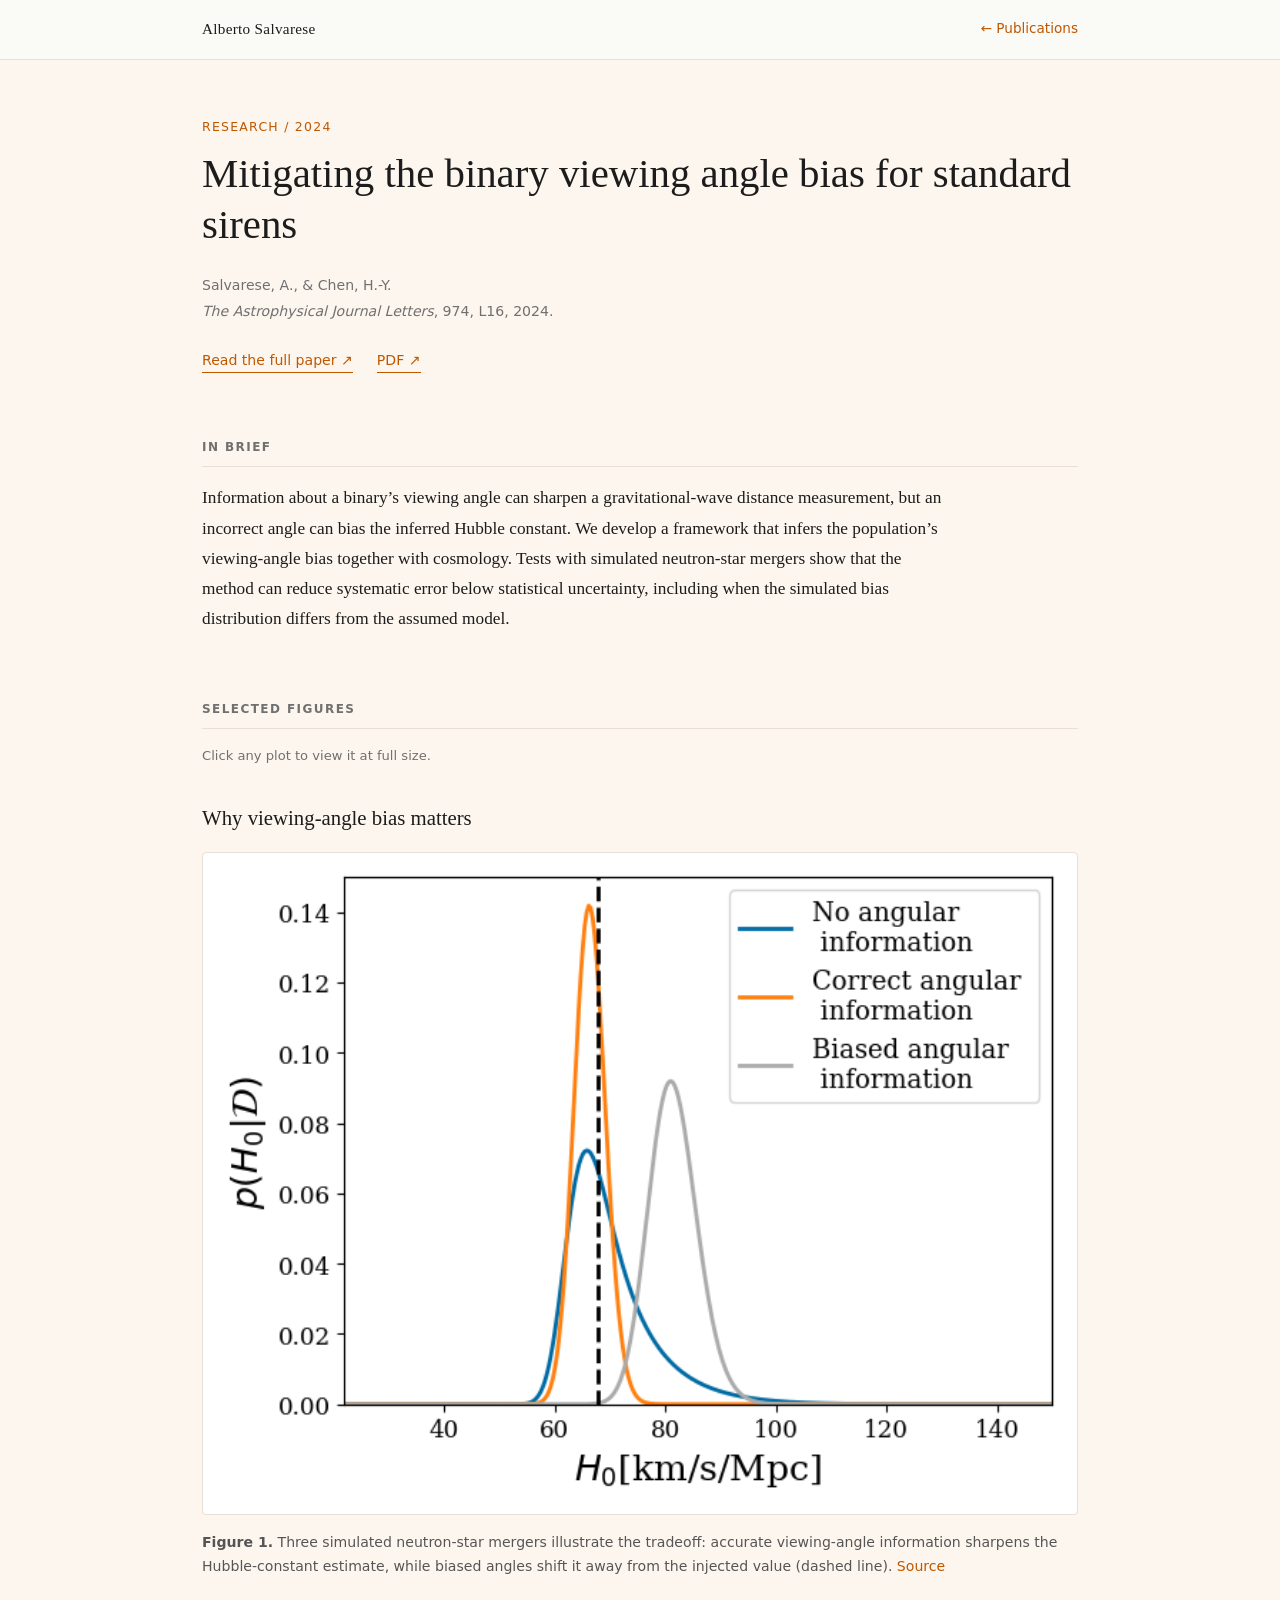
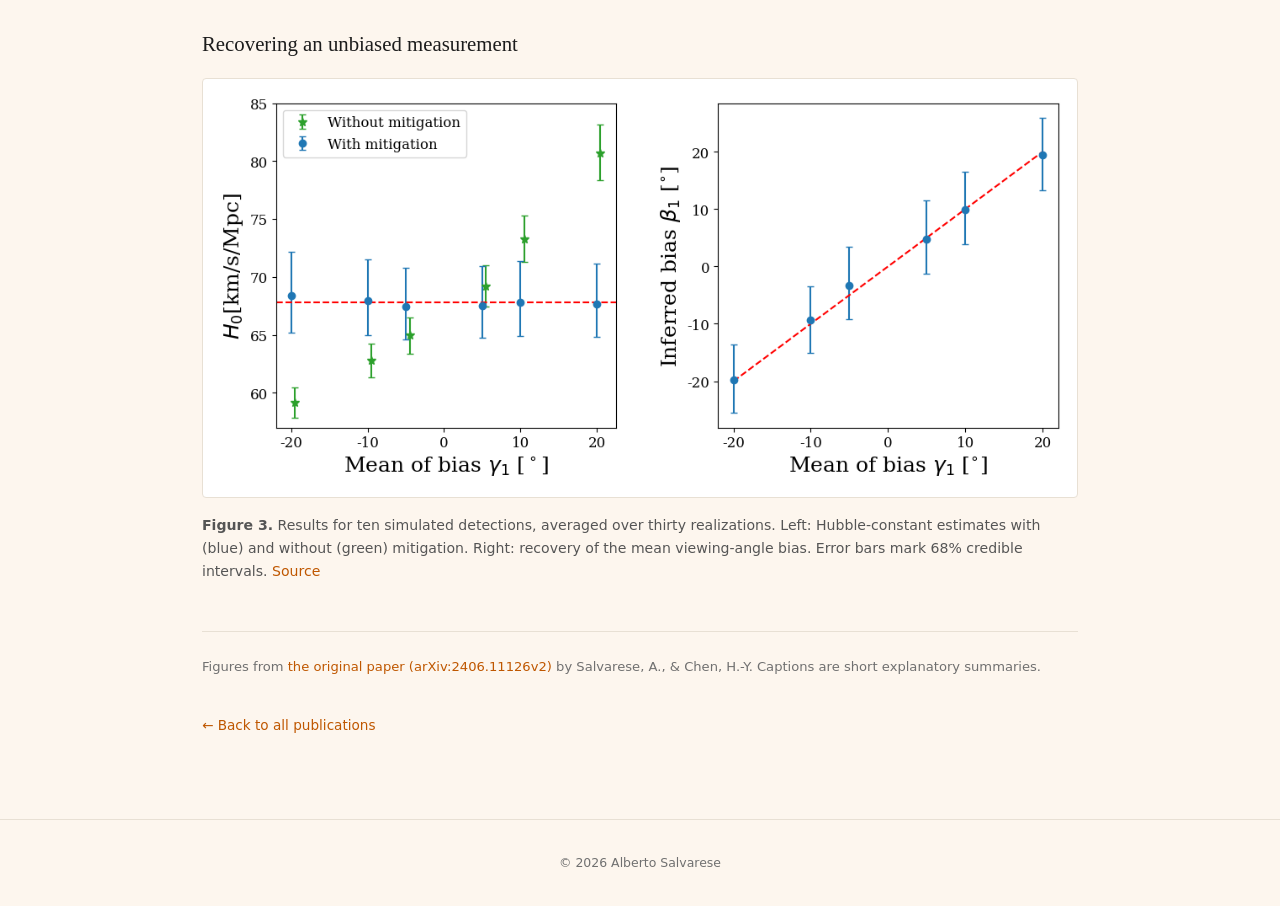
<file: papers/viewing-angle-bias.html>
<!DOCTYPE html>
<html lang="en">
<head><meta charset="UTF-8"><meta name="viewport" content="width=device-width, initial-scale=1"><meta name="description" content="Information about a binary’s viewing angle can sharpen a gravitational-wave distance measurement, but an incorrect angle can bias the inferred Hubble constant. We develop a framework that infers the population’s viewing-angle bias together with cosmology. Tests with simulated neutron-star mergers show that the method can reduce systematic error below statistical uncertainty, including when the simulated bias distribution differs from the assumed model."><title>Mitigating the binary viewing angle bias for standard sirens | Alberto Salvarese</title><link rel="stylesheet" href="../style.css"><link rel="stylesheet" href="../papers.css"></head>
<body class="paper-page"><a class="skip-link" href="#main">Skip to main content</a>
<header><nav aria-label="Primary navigation"><a class="nav-name" href="../index.html">Alberto Salvarese</a><a class="back-link" href="../index.html#publications">&larr; Publications</a></nav></header>
<main id="main"><article><div class="paper-heading"><p class="paper-label">Research / 2024</p><h1>Mitigating the binary viewing angle bias for standard sirens</h1><p class="pub-authors">Salvarese, A., &amp; Chen, H.-Y.</p><p class="pub-venue"><em>The Astrophysical Journal Letters</em>, 974, L16, 2024.</p><div class="paper-actions"><a href="https://doi.org/10.3847/2041-8213/ad7bbc" target="_blank" rel="noopener">Read the full paper &nearr;</a><a href="https://arxiv.org/pdf/2406.11126v2" target="_blank" rel="noopener">PDF &nearr;</a></div></div>
<section class="paper-summary" aria-labelledby="overview"><h2 id="overview">In brief</h2><p>Information about a binary’s viewing angle can sharpen a gravitational-wave distance measurement, but an incorrect angle can bias the inferred Hubble constant. We develop a framework that infers the population’s viewing-angle bias together with cosmology. Tests with simulated neutron-star mergers show that the method can reduce systematic error below statistical uncertainty, including when the simulated bias distribution differs from the assumed model.</p></section>
<section aria-labelledby="figures"><h2 id="figures">Selected figures</h2><p class="figure-hint">Click any plot to view it at full size.</p><figure><h3>Why viewing-angle bias matters</h3><a class="figure-image" href="images/viewing-angle-bias/comparison.png" target="_blank" rel="noopener" aria-label="Open full-size plot: Why viewing-angle bias matters"><img src="images/viewing-angle-bias/comparison.png" alt="Three simulated neutron-star mergers illustrate the tradeoff: accurate viewing-angle information sharpens the Hubble-constant estimate, while biased angles shift it away from the injected value (dashed line)." loading="lazy" decoding="async"></a><figcaption><strong>Figure 1.</strong> Three simulated neutron-star mergers illustrate the tradeoff: accurate viewing-angle information sharpens the Hubble-constant estimate, while biased angles shift it away from the injected value (dashed line). <a href="https://arxiv.org/html/2406.11126v2#S1.F1">Source</a></figcaption></figure><figure><h3>Recovering an unbiased measurement</h3><a class="figure-image" href="images/viewing-angle-bias/moneyplot10.png" target="_blank" rel="noopener" aria-label="Open full-size plot: Recovering an unbiased measurement"><img src="images/viewing-angle-bias/moneyplot10.png" alt="Results for ten simulated detections, averaged over thirty realizations. Left: Hubble-constant estimates with (blue) and without (green) mitigation. Right: recovery of the mean viewing-angle bias. Error bars mark 68% credible intervals." loading="lazy" decoding="async"></a><figcaption><strong>Figure 3.</strong> Results for ten simulated detections, averaged over thirty realizations. Left: Hubble-constant estimates with (blue) and without (green) mitigation. Right: recovery of the mean viewing-angle bias. Error bars mark 68% credible intervals. <a href="https://arxiv.org/html/2406.11126v2#S2.F3">Source</a></figcaption></figure></section>
<p class="paper-credit">Figures from <a href="https://arxiv.org/abs/2406.11126v2">the original paper (arXiv:2406.11126v2)</a> by Salvarese, A., &amp; Chen, H.-Y. Captions are short explanatory summaries.</p>
<a class="back-link" href="../index.html#publications">&larr; Back to all publications</a></article></main><footer><p>&copy; 2026 Alberto Salvarese</p></footer></body></html>
</file>
<file: style.css>
/* ── Reset & base ── */
*, *::before, *::after { box-sizing: border-box; margin: 0; padding: 0; }

:root {
  --bg:        #fdf6ee;
  --surface:   #fffdf9;
  --border:    #e8e0d4;
  --text:      #1c1c1c;
  --muted:     #707070;
  --accent:    #bf5700;
  --accent-dk: #8f3f00;
  --max-w:     780px;
}

html { scroll-behavior: smooth; }

body {
  font-family: "Georgia", serif;
  background: var(--bg);
  color: var(--text);
  line-height: 1.75;
  font-size: 1rem;
}

a { color: var(--accent); text-decoration: none; }
a:hover { color: var(--accent-dk); text-decoration: underline; }

/* ── Nav ── */
header {
  position: sticky;
  top: 0;
  background: rgba(250, 250, 248, 0.92);
  backdrop-filter: blur(8px);
  border-bottom: 1px solid var(--border);
  z-index: 100;
}

nav {
  max-width: var(--max-w);
  margin: 0 auto;
  padding: 1rem 2rem;
  display: flex;
  align-items: center;
  justify-content: space-between;
}

.nav-name {
  font-size: 0.95rem;
  letter-spacing: 0.02em;
  color: var(--text);
}

nav ul {
  list-style: none;
  display: flex;
  gap: 2rem;
  align-items: center;
}

nav ul a {
  font-family: system-ui, sans-serif;
  font-size: 0.85rem;
  color: var(--muted);
  letter-spacing: 0.03em;
}

nav ul a:hover { color: var(--accent); text-decoration: none; }

.nav-cv {
  color: var(--accent) !important;
  border: 1px solid var(--accent);
  padding: 0.2rem 0.65rem;
  border-radius: 4px;
  font-size: 0.82rem !important;
}

.nav-cv:hover {
  background: var(--accent);
  color: white !important;
  text-decoration: none !important;
}

/* ── Hero ── */
.hero {
  max-width: var(--max-w);
  margin: 5rem auto 3rem;
  padding: 0 2rem;
}

.hero-text { width: 100%; }

.hero-text h1 {
  font-size: 2rem;
  font-weight: normal;
  letter-spacing: -0.3px;
  margin-bottom: 0.3rem;
}

.affiliation {
  font-family: system-ui, sans-serif;
  font-size: 0.88rem;
  color: var(--accent);
  margin-bottom: 1rem;
  line-height: 1.4;
}


.hero-links {
  display: flex;
  flex-wrap: wrap;
  gap: 0.5rem 1.25rem;
  font-family: system-ui, sans-serif;
  font-size: 0.85rem;
}

/* ── Main ── */
main {
  max-width: var(--max-w);
  margin: 0 auto;
  padding: 0 2rem 5rem;
}

section { margin-top: 4rem; }

h2 {
  font-size: 0.75rem;
  font-family: system-ui, sans-serif;
  font-weight: 600;
  letter-spacing: 0.12em;
  text-transform: uppercase;
  color: var(--muted);
  margin-bottom: 1.75rem;
  padding-bottom: 0.5rem;
  border-bottom: 1px solid var(--border);
}

/* ── About ── */
.about-content {
  display: flex;
  gap: 2.5rem;
  align-items: flex-start;
}

.about-photo {
  flex-shrink: 0;
  width: 300px;
  max-width: 100%;
  border-radius: 6px;
  overflow: hidden;
  border: 1px solid var(--border);
  background: var(--border);
}

.about-photo img {
  width: 100%;
  height: auto;
  display: block;
}

.about-text { flex: 1; }

.about-text p {
  font-size: 1.03rem;
  color: #444444;
  margin-bottom: 1rem;
}

.about-text p:last-child { margin-bottom: 0; }

/* ── Publications ── */
.pub-list {
  list-style: none;
  display: flex;
  flex-direction: column;
}

.pub-list li {
  display: flex;
  justify-content: space-between;
  align-items: flex-start;
  gap: 1.5rem;
  padding: 1.25rem 0;
  border-bottom: 1px solid var(--border);
}

.pub-body { flex: 1; }

.pub-title {
  font-size: 1.03rem;
  margin-bottom: 0.2rem;
}

.pub-authors {
  font-family: system-ui, sans-serif;
  font-size: 0.88rem;
  color: var(--muted);
  margin-bottom: 0.1rem;
}

.pub-venue {
  font-family: system-ui, sans-serif;
  font-size: 0.88rem;
  color: var(--muted);
}

.pub-links {
  flex-shrink: 0;
  display: flex;
  gap: 0.75rem;
  font-family: system-ui, sans-serif;
  font-size: 0.8rem;
  padding-top: 0.15rem;
}

/* ── Contact ── */
#contact p { margin-bottom: 0.6rem; color: var(--muted); font-size: 0.95rem; }
#contact a { font-size: 0.95rem; }

/* ── Footer ── */
footer {
  text-align: center;
  padding: 2rem;
  font-family: system-ui, sans-serif;
  font-size: 0.78rem;
  color: var(--muted);
  border-top: 1px solid var(--border);
}

/* ── Responsive ── */
@media (max-width: 600px) {
  .about-content { flex-direction: column; align-items: center; gap: 1.5rem; }
  .about-photo { width: 100%; max-width: 380px; }
  .hero-links { justify-content: center; }
  nav ul { gap: 1rem; }
}
</file>
<file: papers.css>
.paper-page main { max-width: 940px; padding-top: 3.5rem; }
.paper-page nav { max-width: 940px; gap: 1rem; }
.paper-heading h1 { font-size: clamp(1.65rem, 4vw, 2.55rem); line-height: 1.25; font-weight: normal; margin: .7rem 0 1.4rem; }
.paper-label, .back-link, .paper-actions, .figure-hint, figcaption, .paper-credit { font-family: system-ui, sans-serif; }
.paper-label { color: var(--accent); font-size: .78rem; text-transform: uppercase; letter-spacing: .1em; }
.back-link { font-size: .85rem; }
.paper-actions { display: flex; flex-wrap: wrap; gap: .75rem 1.5rem; margin-top: 1.5rem; font-size: .88rem; }
.paper-actions a { border-bottom: 1px solid var(--accent); }
.paper-summary p { font-size: 1.08rem; max-width: 740px; }
.paper-page h2 { margin-bottom: 1rem; }
.paper-page figure { margin: 2rem 0 3rem; }
.paper-page h3 { font-weight: normal; font-size: 1.3rem; margin-bottom: 1rem; }
.figure-image { display: block; padding: .7rem; border: 1px solid var(--border); background: white; border-radius: 4px; }
.figure-image:hover { border-color: var(--accent); }
.figure-image img { display: block; width: 100%; height: auto; }
figcaption { color: #555; font-size: .88rem; line-height: 1.65; margin-top: 1rem; }
.figure-hint, .paper-credit { font-size: .82rem; color: var(--muted); }
.paper-credit { padding-top: 1.5rem; border-top: 1px solid var(--border); margin-bottom: 2rem; }
.paper-page a:focus-visible { outline: 2px solid var(--accent); outline-offset: 4px; }
.skip-link { position: absolute; top: -100px; left: 1rem; padding: .5rem 1rem; background: var(--surface); z-index: 200; }
.skip-link:focus { top: .5rem; }
@media (max-width: 600px) {
 .paper-page main { padding: 2rem 1.25rem 3rem; }
 .paper-page nav { padding: 1rem 1.25rem; flex-wrap: wrap; }
 .paper-page section { margin-top: 2.5rem; }
 .figure-image { padding: .3rem; }
}
@media (prefers-reduced-motion: reduce) { html { scroll-behavior: auto; } }
</file>
